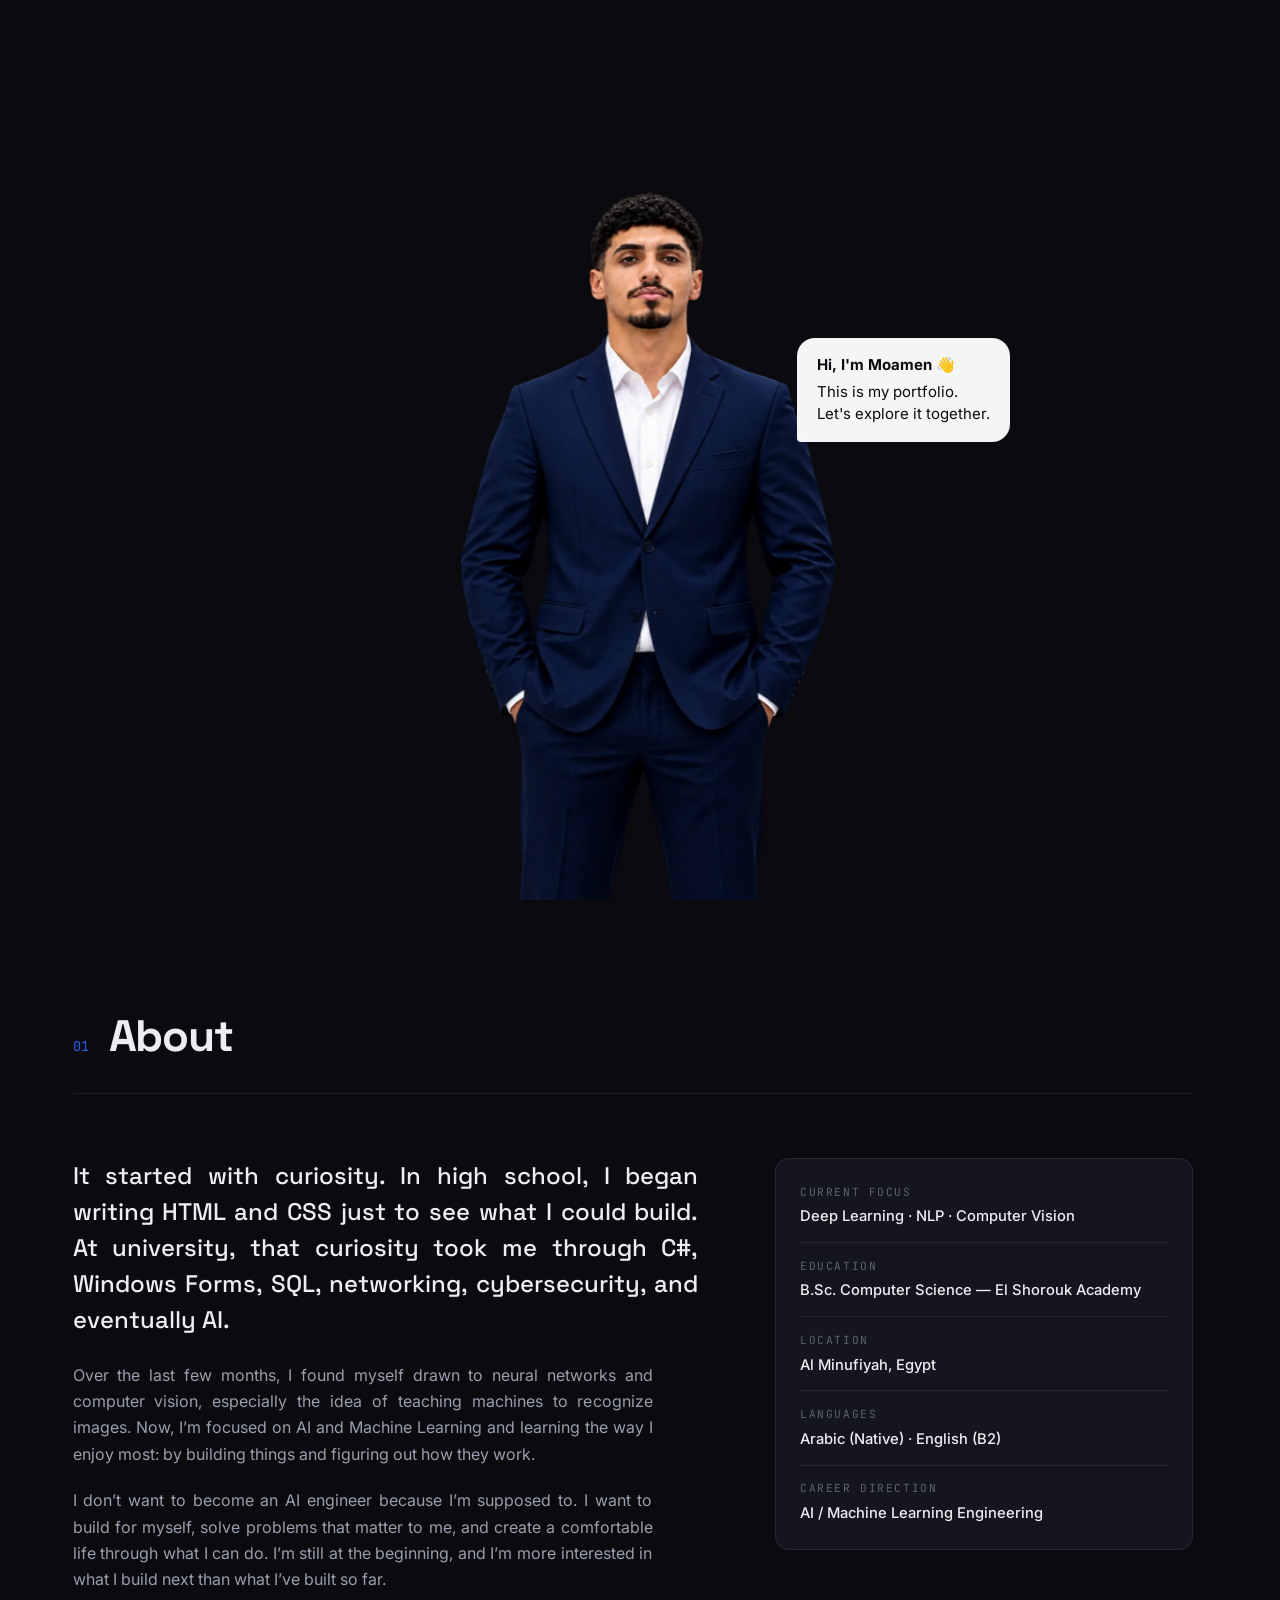
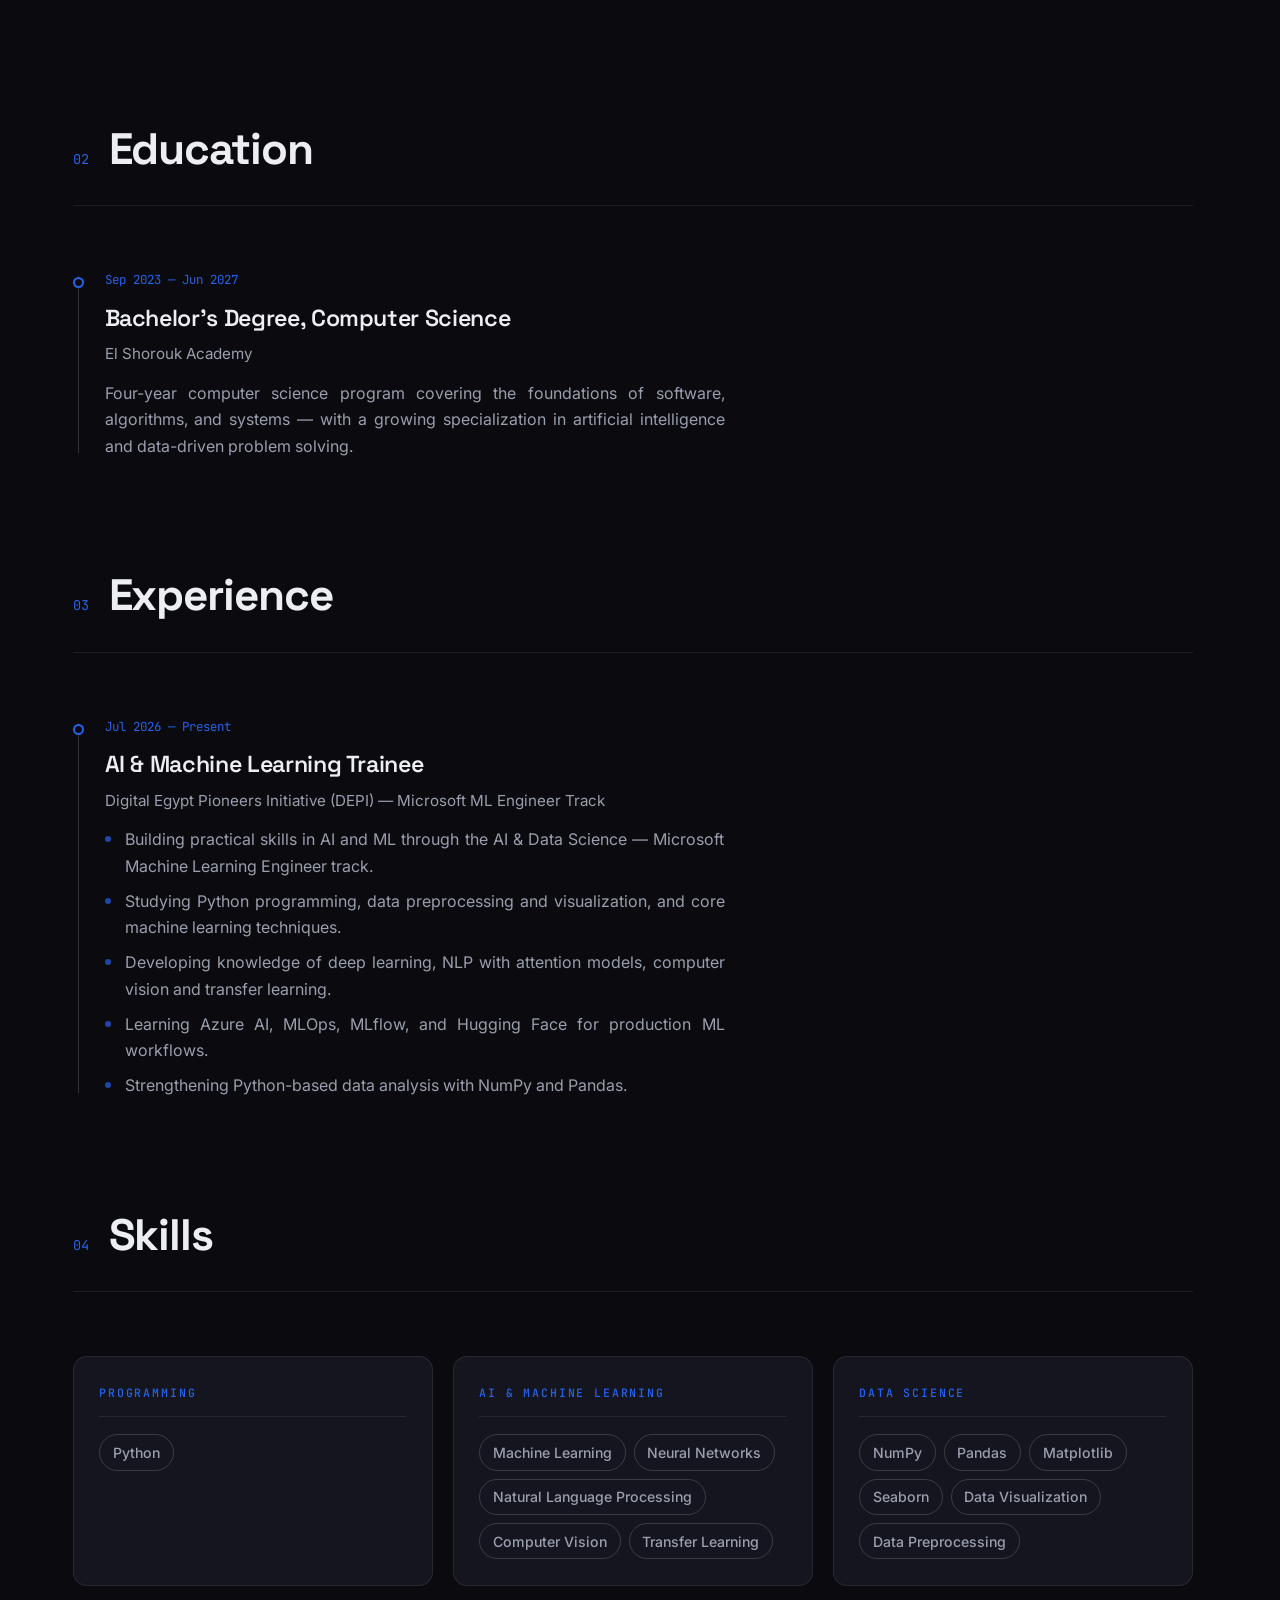
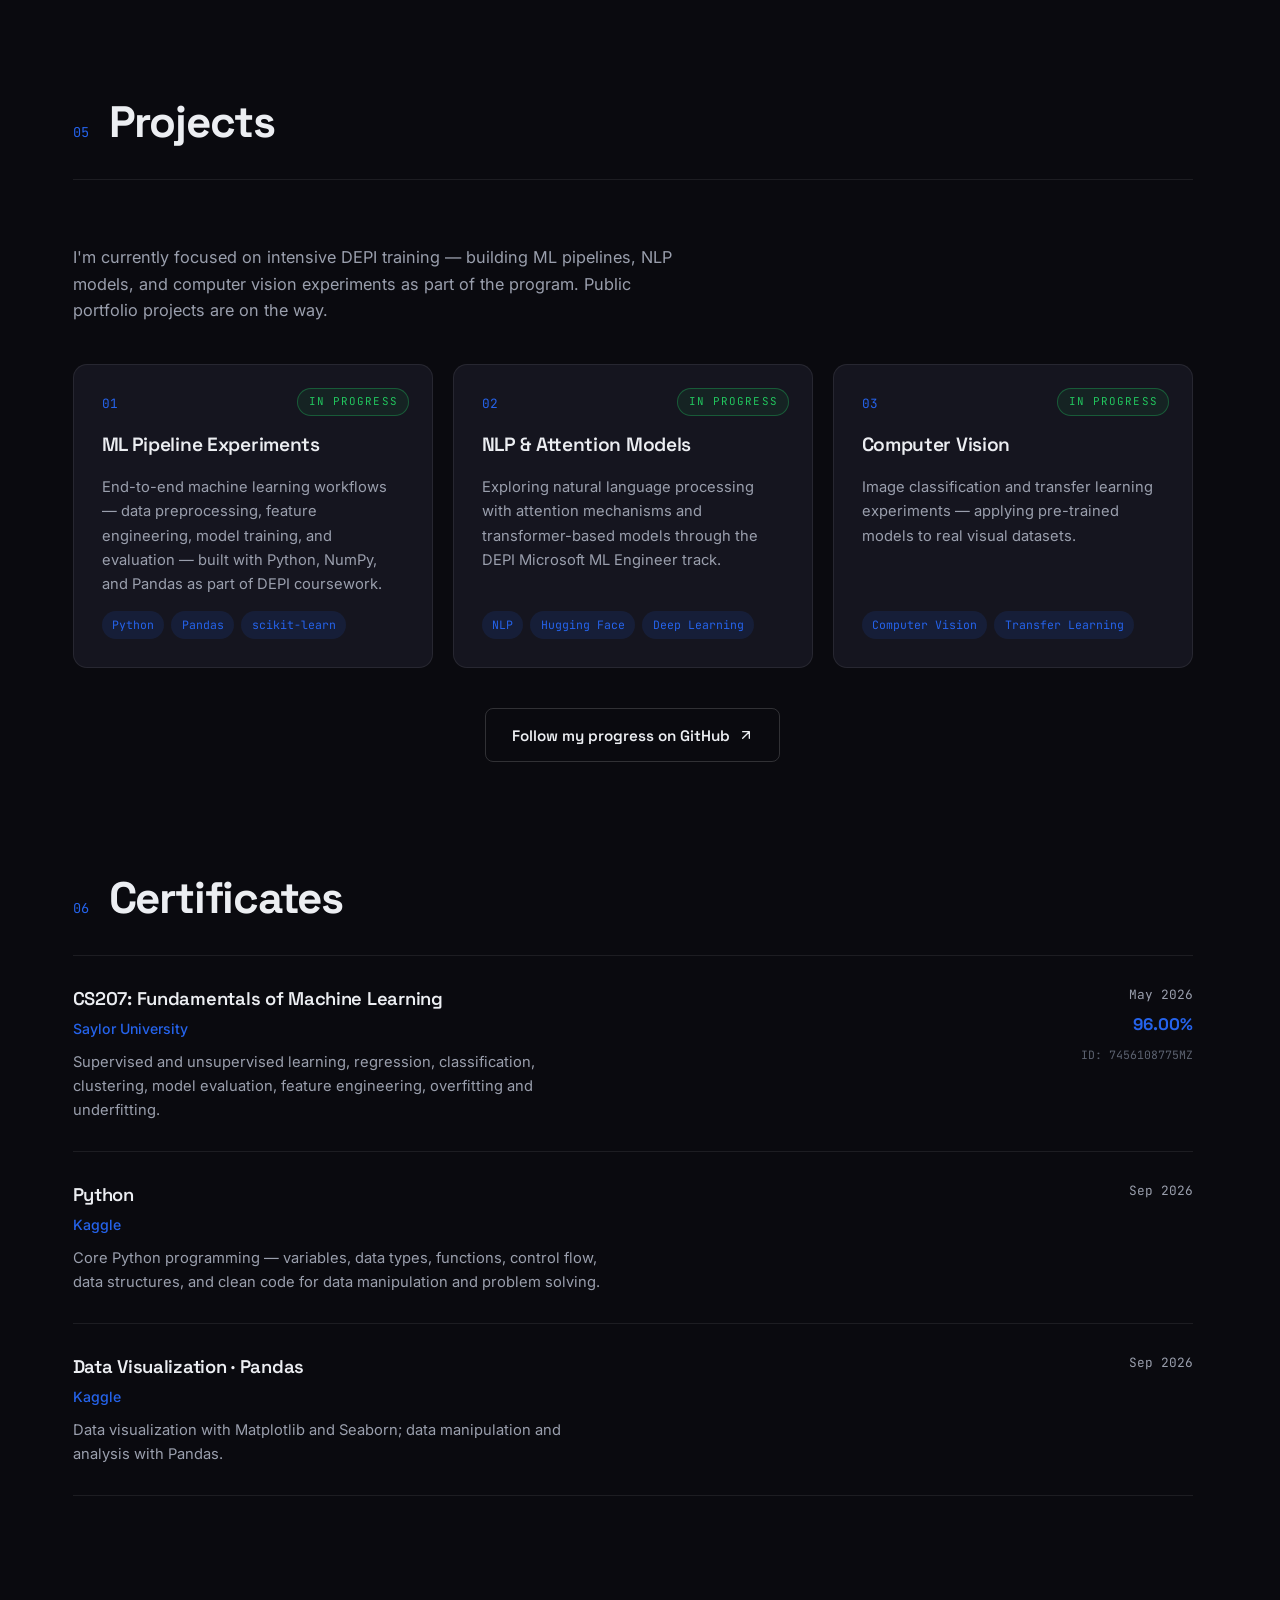
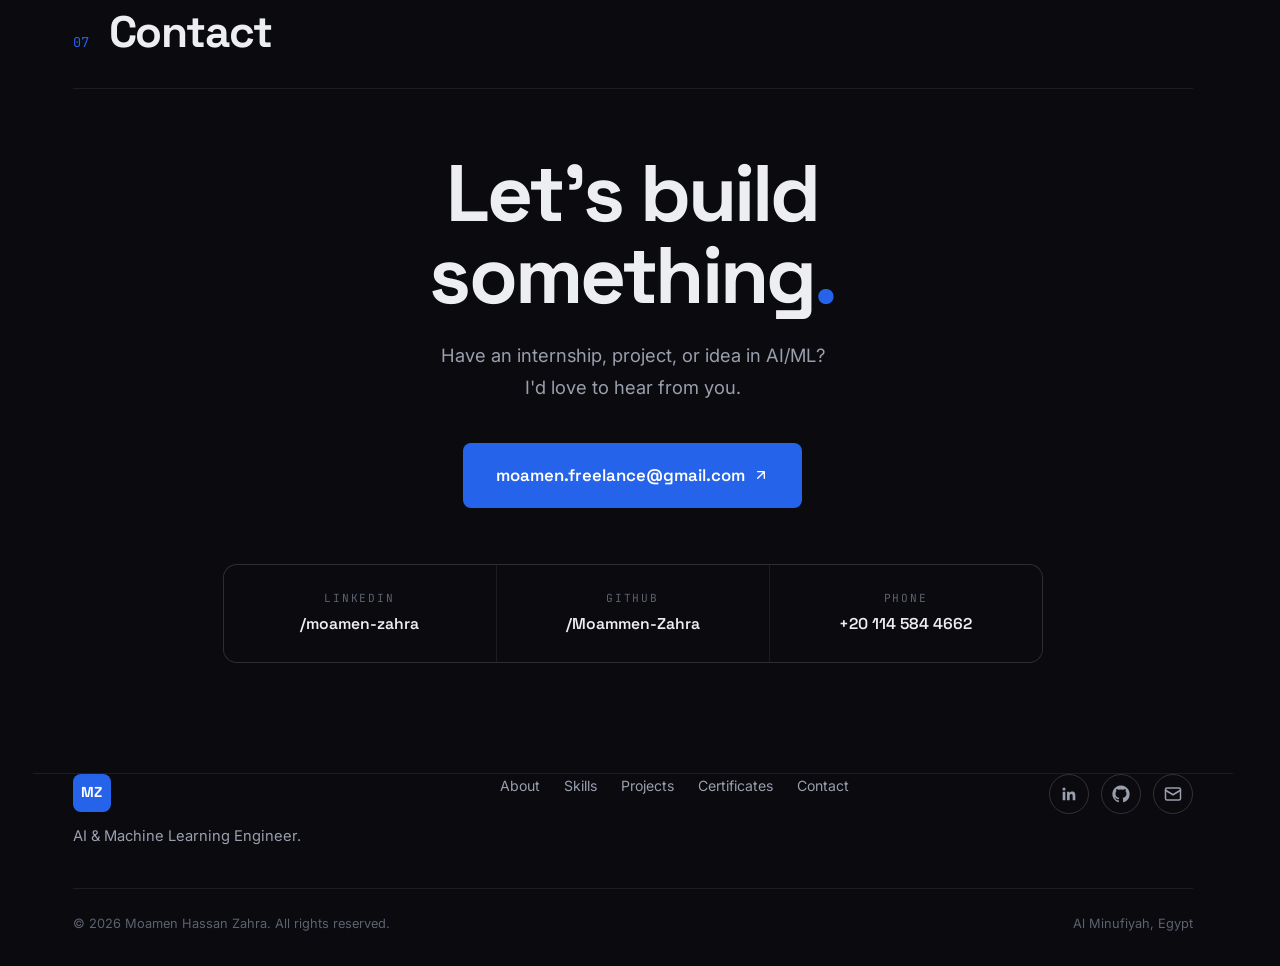
<file: index.html>
<!DOCTYPE html>
<html lang="en" data-theme="dark">
<head>
  <link
  rel="preload"
  as="image"
  href="assets/moamen-hero.webp"
  fetchpriority="high"
/>
  <meta charset="UTF-8" />
  <meta name="viewport" content="width=device-width, initial-scale=1.0" />
  <title>Moamen Zahra — AI & Machine Learning Engineer</title>
  <meta name="description" content="Moamen Zahra — AI & ML Trainee at DEPI, Computer Science student at El Shorouk Academy. Python, Machine Learning, Deep Learning, NLP, Computer Vision. Open to AI/ML internships." />
  <meta name="author" content="Moamen Hassan Zahra" />
  <link rel="canonical" href="https://moamenzahra.dev/" />
  <meta property="og:type" content="website" />
  <meta property="og:title" content="Moamen Zahra — AI & Machine Learning Engineer" />
  <meta property="og:description" content="Computer Science student and AI/ML Trainee building intelligent systems with Python, Machine Learning, and Deep Learning." />
  <meta property="og:image" content="assets/banner.jpg" />
  <meta property="og:url" content="https://moamenzahra.dev/" />
  <meta name="twitter:card" content="summary_large_image" />
  <meta name="twitter:title" content="Moamen Zahra — AI & Machine Learning Engineer" />
  <meta name="twitter:description" content="AI/ML Trainee at DEPI · Computer Science Student · Python · Machine Learning · NLP · Computer Vision" />
  <meta name="twitter:image" content="assets/banner.jpg" />
  <link rel="icon" type="image/svg+xml" href="data:image/svg+xml,%3Csvg xmlns='http://www.w3.org/2000/svg' viewBox='0 0 100 100'%3E%3Crect width='100' height='100' rx='20' fill='%230a0a0f'/%3E%3Ctext x='50' y='68' font-size='52' font-family='Arial' font-weight='bold' fill='%232563eb' text-anchor='middle'%3EMZ%3C/text%3E%3C/svg%3E" />
  <link rel="preconnect" href="https://fonts.googleapis.com" />
  <link rel="preconnect" href="https://fonts.gstatic.com" crossorigin />
  <link href="https://fonts.googleapis.com/css2?family=Space+Grotesk:wght@400;500;600;700&family=Inter:wght@400;500;600&family=JetBrains+Mono:wght@400;500&display=swap" rel="stylesheet" />
  <link rel="stylesheet" href="css/style.css" />
  <script type="application/ld+json">
  
  {
    "@context": "https://schema.org",
    "@type": "Person",
    "name": "Moamen Hassan Zahra",
    "alternateName": "Moamen Zahra",
    "jobTitle": "AI & Machine Learning Trainee",
    "description": "Computer Science student and AI/ML Trainee at DEPI, specializing in Python, Machine Learning, Deep Learning, NLP, and Computer Vision.",
    "url": "https://moamenzahra.dev/",
    "image": "assets/moamen-hero.jpg",
    "address": { "@type": "PostalAddress", "addressLocality": "Al Minufiyah", "addressCountry": "EG" },
    "email": "mailto:moamen.freelance@gmail.com",
    "alumniOf": { "@type": "CollegeOrUniversity", "name": "El Shorouk Academy" },
    "knowsAbout": ["Python", "Machine Learning", "Deep Learning", "Natural Language Processing", "Computer Vision", "Data Science", "NumPy", "Pandas", "Matplotlib", "Seaborn", "Azure AI", "MLOps"],
    "sameAs": [
      "https://www.linkedin.com/in/moamen-zahra",
      "https://github.com/Moammen-Zahra"
    ]
  }
  </script>
</head>
<body>

  <!-- Entrance -->
  <div class="entrance" id="entrance">
    <div class="entrance-content">

      <div class="entrance-person">
        <img
          src="assets/moamen-hero.webp"
          alt="Moamen Zahra"
          class="entrance-photo"
        />

        <div class="entrance-message">
          <span>Hi, I'm Moamen 👋</span>
          <span>This is my portfolio.</span>
          <span>Let's explore it together.</span>
        </div>
      </div>

    </div>
  </div>

  <a class="skip-link" href="#main">Skip to content</a>

  <!-- Navigation -->
  <header class="nav" id="nav">
    <div class="nav-inner">
      <a href="#top" class="nav-logo" aria-label="Moamen Zahra — home">
        <span class="nav-logo-mark">MZ</span>
        <span class="nav-logo-name">Moamen Zahra</span>
      </a>
      <nav class="nav-links" aria-label="Primary">
        <a href="#about" class="nav-link">About</a>
        <a href="#education" class="nav-link">Education</a>
        <a href="#experience" class="nav-link">Experience</a>
        <a href="#skills" class="nav-link">Skills</a>
        <a href="#projects" class="nav-link">Projects</a>
        <a href="#certificates" class="nav-link">Certificates</a>
        <a href="#contact" class="nav-link nav-link-cta">Contact</a>
      </nav>
      <div class="nav-actions">
        <a href="assets/Moamen-Zahra-CV.pdf" download class="btn btn-small btn-outline nav-cv">CV</a>
        <button class="theme-toggle" id="themeToggle" aria-label="Toggle color theme" title="Toggle theme">
          <svg class="icon-sun" width="18" height="18" viewBox="0 0 24 24" fill="none" stroke="currentColor" stroke-width="2" stroke-linecap="round"><circle cx="12" cy="12" r="4"/><path d="M12 2v2M12 20v2M4.93 4.93l1.41 1.41M17.66 17.66l1.41 1.41M2 12h2M20 12h2M6.34 17.66l-1.41 1.41M19.07 4.93l-1.41 1.41"/></svg>
          <svg class="icon-moon" width="18" height="18" viewBox="0 0 24 24" fill="none" stroke="currentColor" stroke-width="2" stroke-linecap="round" stroke-linejoin="round"><path d="M21 12.79A9 9 0 1 1 11.21 3 7 7 0 0 0 21 12.79z"/></svg>
        </button>
        <button class="menu-toggle" id="menuToggle" aria-label="Open menu" aria-expanded="false" aria-controls="mobileMenu">
          <span></span><span></span>
        </button>
      </div>
    </div>
  </header>

  <!-- Mobile menu -->
  <div class="mobile-menu" id="mobileMenu" aria-hidden="true">
    <nav class="mobile-menu-links" aria-label="Mobile">
      <a href="#about" class="mobile-link"><span class="mobile-num">01</span>About</a>
      <a href="#education" class="mobile-link"><span class="mobile-num">02</span>Education</a>
      <a href="#experience" class="mobile-link"><span class="mobile-num">03</span>Experience</a>
      <a href="#skills" class="mobile-link"><span class="mobile-num">04</span>Skills</a>
      <a href="#projects" class="mobile-link"><span class="mobile-num">05</span>Projects</a>
      <a href="#certificates" class="mobile-link"><span class="mobile-num">06</span>Certificates</a>
      <a href="#contact" class="mobile-link"><span class="mobile-num">07</span>Contact</a>
    </nav>
    <div class="mobile-menu-footer">
      <a href="assets/Moamen-Zahra-CV.pdf" download class="btn btn-outline">Download CV</a>
      <div class="mobile-menu-social">
        <a href="https://www.linkedin.com/in/moamen-zahra" target="_blank" rel="noopener">LinkedIn</a>
        <a href="https://github.com/Moammen-Zahra" target="_blank" rel="noopener">GitHub</a>
      </div>
    </div>
  </div>

  <main id="main">
    <!-- Hero -->
    <section class="hero" id="top">
      <div class="hero-inner">
        <div class="hero-content">
          <div class="hero-status reveal">
            <span class="status-dot" aria-hidden="true"></span>
            Open to AI/ML internships
          </div>
          <h1 class="hero-title">
            <span class="hero-title-line reveal" id="animated-name"></span>
          </h1>          <p class="hero-role reveal">AI &amp; Machine Learning Trainee<br />Computer Science Student</p>
          <p class="hero-desc reveal" style="text-align: justify;">
            I build intelligent systems with Python — from data pipelines to neural networks.
            Currently training in Deep Learning, NLP, and Computer Vision through the DEPI
            Microsoft ML Engineer track.
          </p>
          <div class="hero-ctas reveal">
            <a href="#projects" class="btn btn-primary">
              View My Work
              <svg width="16" height="16" viewBox="0 0 24 24" fill="none" stroke="currentColor" stroke-width="2" stroke-linecap="round" stroke-linejoin="round"><path d="M5 12h14M12 5l7 7-7 7"/></svg>
            </a>
            <a href="#contact" class="btn btn-ghost">Get in Touch</a>
          </div>
          <div class="hero-meta reveal">
            <span style = "width : 300px">Al Minufiyah, Egypt</span>
            <span class="hero-meta-sep" aria-hidden="true"></span>
            <span style = "width : 400px">DEPI · Microsoft ML Track</span>
          </div>
        </div>
        <div class="hero-visual reveal">
          <div class="hero-photo-wrap">
            <img src="assets/moamen-hero.webp" alt="Moamen Zahra — AI and Machine Learning Engineer" class="hero-photo" width="800" height="884" fetchpriority="high" />
            <div class="hero-photo-frame" aria-hidden="true"></div>
          </div>
        </div>
      </div>
      <a href="#about" class="scroll-indicator" aria-label="Scroll to about section">
        <span class="scroll-indicator-line" aria-hidden="true"></span>
        <span class="scroll-indicator-text">Scroll</span>
      </a>
    </section>

    <!-- About -->
    <section class="section" id="about">
      <div class="section-header reveal">
        <span class="section-num">01</span>
        <h2 class="section-title">About</h2>
      </div>
      <div class="about-grid">
        <div class="about-text reveal" style="text-align: justify;">
          <p class="about-lead">
It started with curiosity. In high school, I began writing HTML and CSS just to see what I could build. At university, that curiosity took me through C#, Windows Forms, SQL, networking, cybersecurity, and eventually AI.          </p>
          <p>
Over the last few months, I found myself drawn to neural networks and computer vision, especially the idea of teaching machines to recognize images. Now, I’m focused on AI and Machine Learning and learning the way I enjoy most: by building things and figuring out how they work.
          </p>
          <p>
I don’t want to become an AI engineer because I’m supposed to. I want to build for myself, solve problems that matter to me, and create a comfortable life through what I can do. I’m still at the beginning, and I’m more interested in what I build next than what I’ve built so far.
          </p>
        </div>
        <div class="about-side reveal">

          <dl class="snapshot">
            <div class="snapshot-row">
              <dt>Current Focus</dt>
              <dd>Deep Learning · NLP · Computer Vision</dd>
            </div>
            <div class="snapshot-row">
              <dt>Education</dt>
              <dd>B.Sc. Computer Science — El Shorouk Academy</dd>
            </div>
            <div class="snapshot-row">
              <dt>Location</dt>
              <dd>Al Minufiyah, Egypt</dd>
            </div>
            <div class="snapshot-row">
              <dt>Languages</dt>
              <dd>Arabic (Native) · English (B2)</dd>
            </div>
            <div class="snapshot-row">
              <dt>Career Direction</dt>
              <dd>AI / Machine Learning Engineering</dd>
            </div>
          </dl>
        </div>
      </div>
    </section>

    <!-- Education -->
    <section class="section" id="education">
      <div class="section-header reveal">
        <span class="section-num">02</span>
        <h2 class="section-title">Education</h2>
      </div>
      <div class="timeline">
        <article class="timeline-item reveal">
          <div class="timeline-marker" aria-hidden="true"></div>
          <div class="timeline-content">
            <span class="timeline-date">Sep 2023 — Jun 2027</span>
            <h3 class="timeline-title">Bachelor's Degree, Computer Science</h3>
            <p class="timeline-org">El Shorouk Academy</p>
            <p class="timeline-desc" style="text-align: justify;">
              Four-year computer science program covering the foundations of software,
              algorithms, and systems — with a growing specialization in artificial
              intelligence and data-driven problem solving.
            </p>
          </div>
        </article>
      </div>
    </section>

    <!-- Experience -->
    <section class="section" id="experience">
      <div class="section-header reveal">
        <span class="section-num">03</span>
        <h2 class="section-title">Experience</h2>
      </div>
      <div class="timeline" style="text-align: justify;">
        <article class="timeline-item reveal">
          <div class="timeline-marker" aria-hidden="true"></div>
          <div class="timeline-content">
            <span class="timeline-date">Jul 2026 — Present</span>
            <h3 class="timeline-title">AI &amp; Machine Learning Trainee</h3>
            <p class="timeline-org">Digital Egypt Pioneers Initiative (DEPI) — Microsoft ML Engineer Track</p>
            <ul class="timeline-list">
              <li>Building practical skills in AI and ML through the AI &amp; Data Science — Microsoft Machine Learning Engineer track.</li>
              <li>Studying Python programming, data preprocessing and visualization, and core machine learning techniques.</li>
              <li>Developing knowledge of deep learning, NLP with attention models, computer vision and transfer learning.</li>
              <li>Learning Azure AI, MLOps, MLflow, and Hugging Face for production ML workflows.</li>
              <li>Strengthening Python-based data analysis with NumPy and Pandas.</li>
            </ul>
          </div>
        </article>
      </div>
    </section>

    <!-- Skills -->
    <section class="section" id="skills">
      <div class="section-header reveal" >
        <span class="section-num">04</span>
        <h2 class="section-title">Skills</h2>
      </div>
      <div class="skills-grid">
        <div class="skill-group reveal">
          <h3 class="skill-cat">Programming</h3>
          <ul class="skill-list">
            <li>Python</li>
          </ul>
        </div>
        <div class="skill-group reveal">
          <h3 class="skill-cat">AI &amp; Machine Learning</h3>
          <ul class="skill-list">
            <li>Machine Learning</li>
            <li>Neural Networks</li>
            <li>Natural Language Processing</li>
            <li>Computer Vision</li>
            <li>Transfer Learning</li>
          </ul>
        </div>
        <div class="skill-group reveal">
          <h3 class="skill-cat">Data Science</h3>
          <ul class="skill-list">
            <li>NumPy</li>
            <li>Pandas</li>
            <li>Matplotlib</li>
            <li>Seaborn</li>
            <li>Data Visualization</li>
            <li>Data Preprocessing</li>
          </ul>
        </div>
      </div>
    </section>

    <!-- Projects -->
    <section class="section" id="projects">
      <div class="section-header reveal">
        <span class="section-num">05</span>
        <h2 class="section-title">Projects</h2>
      </div>
      <div class="projects-note reveal">
        <p>
          I'm currently focused on intensive DEPI training — building ML pipelines,
          NLP models, and computer vision experiments as part of the program. Public
          portfolio projects are on the way.
        </p>
      </div>
      <div class="building-grid" >
        <article class="building-card reveal">
          <span class="building-num">01</span>
          <h3 class="building-title">ML Pipeline Experiments</h3>
          <p class="building-desc">
            End-to-end machine learning workflows — data preprocessing, feature
            engineering, model training, and evaluation — built with Python, NumPy,
            and Pandas as part of DEPI coursework.
          </p>
          <div class="building-tags">
            <span>Python</span><span>Pandas</span><span>scikit-learn</span>
          </div>
          <span class="building-badge">In Progress</span>
        </article>
        <article class="building-card reveal">
          <span class="building-num">02</span>
          <h3 class="building-title">NLP &amp; Attention Models</h3>
          <p class="building-desc">
            Exploring natural language processing with attention mechanisms and
            transformer-based models through the DEPI Microsoft ML Engineer track.
          </p>
          <div class="building-tags">
            <span>NLP</span><span>Hugging Face</span><span>Deep Learning</span>
          </div>
          <span class="building-badge">In Progress</span>
        </article>
        <article class="building-card reveal">
          <span class="building-num">03</span>
          <h3 class="building-title">Computer Vision</h3>
          <p class="building-desc">
            Image classification and transfer learning experiments — applying
            pre-trained models to real visual datasets.
          </p>
          <div class="building-tags">
            <span>Computer Vision</span><span>Transfer Learning</span>
          </div>
          <span class="building-badge">In Progress</span>
        </article>
      </div>
      <div class="projects-cta reveal">
        <a href="https://github.com/Moammen-Zahra" target="_blank" rel="noopener" class="btn btn-outline">
          Follow my progress on GitHub
          <svg width="16" height="16" viewBox="0 0 24 24" fill="none" stroke="currentColor" stroke-width="2" stroke-linecap="round" stroke-linejoin="round"><path d="M7 17L17 7M7 7h10v10"/></svg>
        </a>
      </div>
    </section>

    <!-- Certificates -->
    <section class="section" id="certificates">
      <div class="section-header reveal" style="margin-bottom: 0px;">
        <span class="section-num">06</span>
        <h2 class="section-title">Certificates</h2>
      </div>
      <div class="cert-list">
        <article class="cert-item reveal">
          <div class="cert-main">
            <h3 class="cert-name">CS207: Fundamentals of Machine Learning</h3>
            <p class="cert-org">Saylor University</p>
            <p class="cert-desc">
              Supervised and unsupervised learning, regression, classification, clustering,
              model evaluation, feature engineering, overfitting and underfitting.
            </p>
          </div>
          <div class="cert-side">
            <span class="cert-date">May 2026</span>
            <span class="cert-score">96.00%</span>
            <span class="cert-id">ID: 7456108775MZ</span>
          </div>
        </article>
        <article class="cert-item reveal">
          <div class="cert-main">
            <h3 class="cert-name">Python</h3>
            <p class="cert-org">Kaggle</p>
            <p class="cert-desc">
              Core Python programming — variables, data types, functions, control flow,
              data structures, and clean code for data manipulation and problem solving.
            </p>
          </div>
          <div class="cert-side">
            <span class="cert-date">Sep 2026</span>
          </div>
        </article>
        <article class="cert-item reveal">
          <div class="cert-main">
            <h3 class="cert-name">Data Visualization · Pandas</h3>
            <p class="cert-org"> Kaggle</p>
            <p class="cert-desc">
              Data visualization with Matplotlib and Seaborn; data manipulation and
              analysis with Pandas.
            </p>
          </div>
          <div class="cert-side">
            <span class="cert-date">Sep 2026</span>
          </div>
        </article>
      </div>
    </section>

    <!-- Contact -->
    <section class="section section-contact" id="contact" style="padding-bottom: 10px;">
      <div class="section-header reveal" >
        <span class="section-num">07</span>
        <h2 class="section-title">Contact</h2>
      </div>
      <div class="contact-inner">
        <h2 class="contact-headline reveal">
          Let's build<br />something<span class="accent">.</span>
        </h2>
        <p class="contact-sub reveal">
          Have an internship, project, or idea in AI/ML?<br />
          I'd love to hear from you.
        </p>
        <div class="contact-actions reveal">
          <a href="mailto:moamen.freelance@gmail.com" class="btn btn-primary btn-large">
            moamen.freelance@gmail.com
            <svg width="16" height="16" viewBox="0 0 24 24" fill="none" stroke="currentColor" stroke-width="2" stroke-linecap="round" stroke-linejoin="round"><path d="M7 17L17 7M7 7h10v10"/></svg>
          </a>
        </div>
        <div class="contact-links reveal">
          <a href="https://www.linkedin.com/in/moamen-zahra" target="_blank" rel="noopener" class="contact-link">
            <span class="contact-link-label">LinkedIn</span>
            <span class="contact-link-value">/moamen-zahra</span>
          </a>
          <a href="https://github.com/Moammen-Zahra" target="_blank" rel="noopener" class="contact-link">
            <span class="contact-link-label">GitHub</span>
            <span class="contact-link-value">/Moammen-Zahra</span>
          </a>
          <a href="tel:+201145844662" class="contact-link">
            <span class="contact-link-label">Phone</span>
            <span class="contact-link-value">+20 114 584 4662</span>
          </a>
        </div>
      </div>
    </section>
  </main>

  <!-- Footer -->
  <footer class="footer">
    <div class="footer-inner">
      <div class="footer-brand">
        <span class="footer-logo">MZ</span>
        <p class="footer-tagline">AI &amp; Machine Learning Engineer.</p>
      </div>
      <nav class="footer-nav" aria-label="Footer">
        <a href="#about">About</a>
        <a href="#skills">Skills</a>
        <a href="#projects">Projects</a>
        <a href="#certificates">Certificates</a>
        <a href="#contact">Contact</a>
      </nav>
      <div class="footer-social">
        <a href="https://www.linkedin.com/in/moamen-zahra" target="_blank" rel="noopener" aria-label="LinkedIn">
          <svg width="18" height="18" viewBox="0 0 24 24" fill="currentColor"><path d="M20.45 20.45h-3.55v-5.57c0-1.33-.03-3.04-1.85-3.04-1.86 0-2.14 1.45-2.14 2.94v5.67H9.36V9h3.41v1.56h.05c.47-.9 1.63-1.85 3.36-1.85 3.6 0 4.27 2.37 4.27 5.46v6.28zM5.34 7.43a2.06 2.06 0 1 1 0-4.12 2.06 2.06 0 0 1 0 4.12zM7.12 20.45H3.56V9h3.56v11.45z"/></svg>
        </a>
        <a href="https://github.com/Moammen-Zahra" target="_blank" rel="noopener" aria-label="GitHub">
          <svg width="18" height="18" viewBox="0 0 24 24" fill="currentColor"><path d="M12 .5C5.65.5.5 5.65.5 12c0 5.08 3.29 9.39 7.86 10.91.58.11.79-.25.79-.55 0-.27-.01-1.17-.02-2.12-3.2.7-3.88-1.36-3.88-1.36-.52-1.33-1.28-1.68-1.28-1.68-1.04-.71.08-.7.08-.7 1.15.08 1.76 1.18 1.76 1.18 1.03 1.76 2.69 1.25 3.35.96.1-.75.4-1.25.72-1.54-2.55-.29-5.24-1.28-5.24-5.69 0-1.26.45-2.28 1.18-3.09-.12-.29-.51-1.46.11-3.05 0 0 .96-.31 3.15 1.18a10.9 10.9 0 0 1 5.74 0c2.19-1.49 3.15-1.18 3.15-1.18.62 1.59.23 2.76.11 3.05.74.81 1.18 1.83 1.18 3.09 0 4.42-2.7 5.39-5.26 5.68.41.36.78 1.06.78 2.14 0 1.55-.01 2.79-.01 3.17 0 .31.21.67.8.55A11.51 11.51 0 0 0 23.5 12C23.5 5.65 18.35.5 12 .5z"/></svg>
        </a>
        <a href="mailto:moamen.freelance@gmail.com" aria-label="Email">
          <svg width="18" height="18" viewBox="0 0 24 24" fill="none" stroke="currentColor" stroke-width="2" stroke-linecap="round" stroke-linejoin="round"><rect x="2" y="4" width="20" height="16" rx="2"/><path d="m22 7-10 6L2 7"/></svg>
        </a>
      </div>
    </div>
    <div class="footer-bottom">
      <p>&copy; 2026 Moamen Hassan Zahra. All rights reserved.</p>
      <p class="footer-location">Al Minufiyah, Egypt</p>
    </div>
  </footer>

  <script src="js/main.js"></script>
</body>
</html>
</file>
<file: css/style.css>
/* ============================================
   MOAMEN ZAHRA — PORTFOLIO
   Dark editorial · Blue accent
   ============================================ */

/* ---------- Design tokens ---------- */
:root {
  --font-display: "Space Grotesk", system-ui, sans-serif;
  --font-body: "Inter", system-ui, sans-serif;
  --font-mono: "JetBrains Mono", ui-monospace, monospace;

  --bg: #0a0a0f;
  --bg-elev: #12121a;
  --bg-card: #15151f;
  --line: rgba(255, 255, 255, 0.08);
  --line-strong: rgba(255, 255, 255, 0.16);

  --text: #eceef2;
  --text-muted: #9a9fad;
  --text-faint: #5c6270;

  --accent: #2563eb;
  --accent-hover: #3b82f6;
  --accent-soft: rgba(37, 99, 235, 0.12);

  --radius: 14px;
  --radius-sm: 8px;

  --nav-h: 72px;
  --section-pad: clamp(5rem, 12vw, 9rem);
  --container: 1200px;

  --ease: cubic-bezier(0.22, 1, 0.36, 1);
  --dur: 0.45s;
}

[data-theme="light"] {
  --bg: #f7f8fa;
  --bg-elev: #ffffff;
  --bg-card: #ffffff;
  --line: rgba(10, 12, 20, 0.1);
  --line-strong: rgba(10, 12, 20, 0.2);
  --text: #12141c;
  --text-muted: #4b5160;
  --text-faint: #8a90a0;
  --accent: #1d4ed8;
  --accent-hover: #2563eb;
  --accent-soft: rgba(29, 78, 216, 0.08);
}

/* ---------- Reset / base ---------- */
*, *::before, *::after { box-sizing: border-box; margin: 0; padding: 0; }

html {
  scroll-behavior: smooth;
  scroll-padding-top: calc(var(--nav-h) + 16px);
  -webkit-text-size-adjust: 100%;
}

body {
  font-family: var(--font-body);
  background: var(--bg);
  color: var(--text);
  line-height: 1.65;
  font-size: 1rem;
  -webkit-font-smoothing: antialiased;
  overflow-x: hidden;
  transition: background 0.4s var(--ease), color 0.4s var(--ease);
}

img { max-width: 100%; height: auto; display: block; }
a { color: inherit; text-decoration: none; }
ul { list-style: none; }
button { font: inherit; cursor: pointer; background: none; border: none; color: inherit; }

::selection { background: var(--accent); color: #fff; }

:focus-visible {
  outline: 2px solid var(--accent);
  outline-offset: 3px;
  border-radius: 2px;
}

.skip-link {
  position: absolute;
  left: -9999px;
  top: 0;
  background: var(--accent);
  color: #fff;
  padding: 0.75rem 1.25rem;
  z-index: 200;
  border-radius: 0 0 var(--radius-sm) 0;
  font-weight: 600;
}
.skip-link:focus { left: 0; }
@font-face {
  font-family: "OCR A Std";
  src: url("fonts/OCRAStd.otf") format("opentype");
  font-weight: normal;
  font-style: normal;
}

/* ---------- Typography helpers ---------- */
.accent { color: var(--accent); }

/* ---------- Buttons ---------- */
.btn {
  display: inline-flex;
  align-items: center;
  gap: 0.5rem;
  font-family: var(--font-display);
  font-weight: 600;
  font-size: 0.95rem;
  padding: 0.85rem 1.6rem;
  border-radius: var(--radius-sm);
  border: 1px solid transparent;
  transition: transform var(--dur) var(--ease), background var(--dur) var(--ease),
              border-color var(--dur) var(--ease), color var(--dur) var(--ease),
              box-shadow var(--dur) var(--ease);
  will-change: transform;
}
.btn svg { transition: transform var(--dur) var(--ease); }
.btn:hover svg { transform: translateX(3px); }

.btn-primary {
  background: var(--accent);
  color: #fff;
}
.btn-primary:hover {
  background: var(--accent-hover);
  transform: translateY(-2px);
  box-shadow: 0 12px 32px -8px rgba(37, 99, 235, 0.5);
}

.btn-outline {
  border-color: var(--line-strong);
  color: var(--text);
}
.btn-outline:hover {
  border-color: var(--accent);
  color: var(--accent);
  transform: translateY(-2px);
}

.btn-ghost { color: var(--text-muted); }
.btn-ghost:hover { color: var(--text); }

.btn-small { padding: 0.45rem 1rem; font-size: 0.85rem; }
.btn-large { padding: 1.1rem 2rem; font-size: 1.05rem; }

/* ================================
   SMOOTH ENTRANCE
================================ */

.entrance {
  position: fixed;
  inset: 0;
  z-index: 99999;

  background: var(--bg, #0a0a0f);

  overflow: hidden;
  opacity: 1;

  transition:
    opacity 1.8s cubic-bezier(.22, 1, .36, 1),
    filter 1.8s cubic-bezier(.22, 1, .36, 1);

  display: flex;
  align-items: flex-end;
  justify-content: center;
}

/* Your portfolio is completely blurred underneath */

html.entrance-lock,
body.entrance-lock {
  overflow: hidden !important;

}

/* Keep the page at its real viewport size */
body {
  min-height: 100vh;
}
html {
  scrollbar-gutter: stable;
}
.entrance {
  position: fixed;
  inset: 0;
  width: 100%;
  height: 100%;
  z-index: 99999;
  overflow: hidden;
}

body.entrance-active > *:not(#entrance) {
  filter: blur(25px);
  transform: scale(1);
  opacity: 0.75;

  transition:
    filter 2s cubic-bezier(.22, 1, .36, 1),
    transform 2s cubic-bezier(.22, 1, .36, 1),
    opacity 2s cubic-bezier(.22, 1, .36, 1);
}

/* When entrance finishes */

body.entrance-finished > *:not(#entrance) {
  filter: blur(0);
  transform: scale(1);
  opacity: 1;
}

/* Person */

.entrance-content {
  position: relative;
  width: 100%;
  height: 100%;
}

.entrance-person {
  position: absolute;

  left: 50%;
  bottom: 0;

  width: min(560px, 70vw);
  height: min(720px, 88vh);

  transform: translate(-50%, 100%);

  animation:
    entrancePerson 2s cubic-bezier(.16, 1, .3, 1) forwards;
}

.entrance-photo {
  width: 100%;
  height: 100%;

  object-fit: contain;
  object-position: center bottom;

  display: block;
}

/* Message */

.entrance-message {
  position: absolute;

  top: 22%;
  left: 78%;

  width: max-content;
  max-width: 280px;

  padding: 16px 20px;

  background: rgba(255, 255, 255, .96);
  color: #0a0a0f;

  border-radius: 18px 18px 18px 4px;

  font-family: inherit;
  font-size: 15px;
  line-height: 1.5;

  opacity: 0;
  transform: translateY(15px) scale(.96);

  animation:
    entranceMessage 1s cubic-bezier(.22, 1, .36, 1) 2s forwards;
}

.entrance-message span {
  display: block;
}

.entrance-message span:first-child {
  font-weight: 700;
  margin-bottom: 4px;
}


/* ================================
   ANIMATIONS
================================ */

@keyframes entrancePerson {

  0% {
    transform: translate(-50%, 100%);
  }

  100% {
    transform: translate(-50%, 0);
  }

}

@keyframes entranceMessage {

  0% {
    opacity: 0;
    transform: translateY(15px) scale(.96);
  }

  100% {
    opacity: 1;
    transform: translateY(0) scale(1);
  }

}


/* ================================
   FINAL REVEAL
================================ */

.entrance.hide {
  opacity: 0;
  pointer-events: none;
}


/* Mobile */

@media (max-width: 700px) {

  .entrance-person {
    width: 95vw;
    height: 75vh;
  }

  .entrance-message {
    top: 18%;
    left: 65%;
    max-width: 220px;
    font-size: 13px;
    padding: 13px 15px;
  }

}
/* ---------- Navigation ---------- */
.nav {
  position: fixed;
  top: 0; left: 0; right: 0;
  z-index: 100;
  height: var(--nav-h);
  transition: background 0.4s var(--ease), border-color 0.4s var(--ease),
              height 0.4s var(--ease), backdrop-filter 0.4s var(--ease);
  border-bottom: 1px solid transparent;
}
.nav.scrolled {
  height: 60px;
  background: color-mix(in srgb, var(--bg) 82%, transparent);
  backdrop-filter: blur(14px);
  -webkit-backdrop-filter: blur(14px);
  border-bottom-color: var(--line);
}

.nav-inner {
  max-width: var(--container);
  margin: 0 auto;
  height: 100%;
  padding: 0 clamp(1.25rem, 4vw, 2.5rem);
  display: flex;
  align-items: center;
  justify-content: space-between;
  gap: 1rem;
}

.nav-logo {
  display: flex;
  align-items: center;
  gap: 0.65rem;
  font-family: var(--font-display);
  font-weight: 700;
}
.nav-logo-mark {
  display: grid;
  place-items: center;
  width: 34px; height: 34px;
  background: var(--accent);
  color: #fff;
  border-radius: var(--radius-sm);
  font-size: 0.85rem;
  letter-spacing: 0.5px;
}
.nav-logo-name { font-size: 1rem; letter-spacing: -0.01em; }

.nav-links {
  display: flex;
  align-items: center;
  gap: clamp(1rem, 2.5vw, 2rem);
}
.nav-link {
  font-size: 0.9rem;
  font-weight: 500;
  color: var(--text-muted);
  position: relative;
  padding: 0.25rem 0;
  transition: color 0.3s var(--ease);
}
.nav-link::after {
  content: "";
  position: absolute;
  left: 0; bottom: -2px;
  width: 100%; height: 2px;
  background: var(--accent);
  transform: scaleX(0);
  transform-origin: right;
  transition: transform 0.35s var(--ease);
}
.nav-link:hover, .nav-link.active { color: var(--text); }
.nav-link:hover::after, .nav-link.active::after {
  transform: scaleX(1);
  transform-origin: left;
}
.nav-link-cta { color: var(--text); font-weight: 600; }

.nav-actions { display: flex; align-items: center; gap: 0.75rem; }

.theme-toggle {
  display: grid;
  place-items: center;
  width: 38px; height: 38px;
  border-radius: 50%;
  border: 1px solid var(--line-strong);
  color: var(--text-muted);
  transition: color 0.3s var(--ease), border-color 0.3s var(--ease),
              transform 0.3s var(--ease);
}
.theme-toggle:hover { color: var(--accent); border-color: var(--accent); transform: rotate(15deg); }
.icon-moon { display: none; }
[data-theme="light"] .icon-sun { display: none; }
[data-theme="light"] .icon-moon { display: block; }

.menu-toggle {
  display: none;
  flex-direction: column;
  justify-content: center;
  gap: 6px;
  width: 40px; height: 40px;
  padding: 8px;
}
.menu-toggle span {
  display: block;
  height: 2px;
  width: 100%;
  background: var(--text);
  border-radius: 2px;
  transition: transform 0.35s var(--ease), opacity 0.35s var(--ease);
}
.menu-toggle[aria-expanded="true"] span:first-child { transform: translateY(4px) rotate(45deg); }
.menu-toggle[aria-expanded="true"] span:last-child { transform: translateY(-4px) rotate(-45deg); }

/* ---------- Mobile menu ---------- */
.mobile-menu {
  position: fixed;
  inset: 0;
  z-index: 90;
  background: var(--bg);
  display: flex;
  flex-direction: column;
  justify-content: center;
  padding: calc(var(--nav-h) + 2rem) clamp(1.5rem, 6vw, 3rem) 2.5rem;
  opacity: 0;
  visibility: hidden;
  transition: opacity 0.4s var(--ease), visibility 0.4s var(--ease);
}
.mobile-menu.open { opacity: 1; visibility: visible; }

.mobile-menu-links { display: flex; flex-direction: column; gap: 0.35rem; }
.mobile-link {
  display: flex;
  align-items: baseline;
  gap: 1rem;
  font-family: var(--font-display);
  font-size: clamp(1.75rem, 7vw, 2.5rem);
  font-weight: 600;
  padding: 0.55rem 0;
  border-bottom: 1px solid var(--line);
  transform: translateY(24px);
  opacity: 0;
  transition: transform 0.5s var(--ease), opacity 0.5s var(--ease), color 0.3s var(--ease);
}
.mobile-menu.open .mobile-link { transform: translateY(0); opacity: 1; }
.mobile-menu.open .mobile-link:nth-child(1) { transition-delay: 0.06s; }
.mobile-menu.open .mobile-link:nth-child(2) { transition-delay: 0.1s; }
.mobile-menu.open .mobile-link:nth-child(3) { transition-delay: 0.14s; }
.mobile-menu.open .mobile-link:nth-child(4) { transition-delay: 0.18s; }
.mobile-menu.open .mobile-link:nth-child(5) { transition-delay: 0.22s; }
.mobile-menu.open .mobile-link:nth-child(6) { transition-delay: 0.26s; }
.mobile-menu.open .mobile-link:nth-child(7) { transition-delay: 0.3s; }
.mobile-link:hover { color: var(--accent); }
.mobile-num {
  font-family: var(--font-mono);
  font-size: 0.8rem;
  color: var(--accent);
}

.mobile-menu-footer {
  margin-top: 2.5rem;
  display: flex;
  flex-direction: column;
  gap: 1.25rem;
}
.mobile-menu-social { display: flex; gap: 1.5rem; }
.mobile-menu-social a {
  font-family: var(--font-mono);
  font-size: 0.85rem;
  color: var(--text-muted);
  transition: color 0.3s var(--ease);
}
.mobile-menu-social a:hover { color: var(--accent); }

/* ---------- Hero ---------- */
.hero {
  min-height: 100svh;
  display: flex;
  flex-direction: column;
  justify-content: center;
  position: relative;
  padding: calc(var(--nav-h) + 3rem) clamp(1.25rem, 4vw, 2.5rem) 4rem;
  max-width: var(--container);
  margin: 0 auto;
}

.hero-inner {
  display: grid;
  grid-template-columns: 1.15fr 0.85fr;
  align-items: center;
  gap: clamp(2rem, 6vw, 5rem);
}

.hero-status {
  display: inline-flex;
  align-items: center;
  gap: 0.55rem;
  font-family: var(--font-mono);
  font-size: 0.78rem;
  color: var(--text-muted);
  border: 1px solid var(--line-strong);
  border-radius: 999px;
  padding: 0.4rem 0.95rem;
  margin-bottom: 1.75rem;
  width: fit-content;
}
.status-dot {
  width: 8px; height: 8px;
  border-radius: 50%;
  background: #22c55e;
  box-shadow: 0 0 0 0 rgba(34, 197, 94, 0.5);
  animation: pulse 2.4s infinite;
}
@keyframes pulse {
  0% { box-shadow: 0 0 0 0 rgba(34, 197, 94, 0.45); }
  70% { box-shadow: 0 0 0 9px rgba(34, 197, 94, 0); }
  100% { box-shadow: 0 0 0 0 rgba(34, 197, 94, 0); }
}

.hero-title {
  font-family: var(--font-display);
  font-size: clamp(3.2rem, 9.5vw, 6.5rem);
  font-weight: 700;
  line-height: 0.98;
  letter-spacing: -0.035em;
  margin-bottom: 1.25rem;
}
.hero-title-line { display: block; }

.hero-role {
  font-family: var(--font-display);
  font-size: clamp(1.05rem, 2.4vw, 1.4rem);
  font-weight: 500;
  color: var(--text-muted);
  line-height: 1.45;
  margin-bottom: 1.25rem;
}

.hero-desc {
  color: var(--text-muted);
  max-width: 46ch;
  margin-bottom: 2rem;
}

.hero-ctas { display: flex; flex-wrap: wrap; gap: 0.9rem; margin-bottom: 2rem; }

.hero-meta {
  display: flex;
  align-items: center;
  gap: 1rem;
  font-family: var(--font-mono);
  font-size: 0.78rem;
  color: var(--text-faint);
}
.hero-meta-sep { width: 32px; height: 1px; background: var(--line-strong); }

/* Hero photo */
.hero-visual { position: relative; }
.hero-photo-wrap {
  position: relative;
  border-radius: var(--radius);
  overflow: hidden;
  aspect-ratio: 4 / 4.4;
  max-width: 420px;
  margin-left: auto;
}
.hero-photo-wrap { position: relative; width: 100%; height: 100%; overflow: visible; flex-shrink: 0; } .hero-photo { width: 100%; height: 100%; object-fit: contain; object-position: center bottom; transform: scale(1.25); transform-origin: center bottom; filter: saturate(0.92); transition: transform 0.8s var(--ease), filter 0.8s var(--ease); display: block; } .hero-photo-wrap:hover .hero-photo { transform: scale(1.28); filter: saturate(1); } .hero-photo-frame { position: absolute; inset: 0; border-radius: var(--radius); border-bottom: 3px solid var(--line); pointer-events: none; } /* webp has transparency — remove the overlay */ .hero-photo-wrap::after { display: none; } [data-theme="light"] .hero-photo-wrap::after { display: none; }
/* Scroll indicator */
.scroll-indicator {
  position: absolute;
  bottom: 2rem;
  left: clamp(1.25rem, 4vw, 2.5rem);
  display: flex;
  align-items: center;
  gap: 0.75rem;
  color: var(--text-faint);
  transition: color 0.3s var(--ease);
}
.scroll-indicator:hover { color: var(--accent); }
.scroll-indicator-line {
  width: 48px; height: 1px;
  background: currentColor;
  position: relative;
  overflow: hidden;
}
.scroll-indicator-line::after {
  content: "";
  position: absolute;
  inset: 0;
  background: var(--accent);
  transform: translateX(-100%);
  animation: scrollLine 2.2s var(--ease) infinite;
}
@keyframes scrollLine {
  0% { transform: translateX(-100%); }
  55% { transform: translateX(0); }
  100% { transform: translateX(100%); }
}
.scroll-indicator-text {
  font-family: var(--font-mono);
  font-size: 0.72rem;
  text-transform: uppercase;
  letter-spacing: 0.18em;
}
/* ---------- Sections ---------- */
.section {
  max-width: var(--container);
  margin: 100px auto;
  padding: 0rem clamp(1.25rem, 4vw, 2.5rem) 0;
}

.section-header {
  display: flex;
  align-items: baseline;
  gap: 1.25rem;
  margin-bottom: clamp(2.5rem, 6vw, 4rem);
  padding-bottom: 1.25rem;
  border-bottom: 1px solid var(--line);
}
.section-num {
  font-family: var(--font-mono);
  font-size: 0.85rem;
  color: var(--accent);
}
.section-title {
  font-family: var(--font-display);
  font-size: clamp(1.9rem, 4.5vw, 2.75rem);
  font-weight: 700;
  letter-spacing: -0.025em;
}

/* ---------- About ---------- */
.about-grid {
  display: grid;
  grid-template-columns: 1.2fr 0.8fr;
  gap: clamp(2.5rem, 6vw, 5rem);
  align-items: start;
}

.about-lead {
  font-family: var(--font-display);
  font-size: clamp(1.2rem, 2.6vw, 1.5rem);
  font-weight: 500;
  line-height: 1.5;
  margin-bottom: 1.5rem;
}
.about-text p:not(.about-lead) {
  color: var(--text-muted);
  margin-bottom: 1.25rem;
  max-width: 58ch;
}

.about-side { display: flex; flex-direction: column; gap: 1.75rem; }
.about-photo {
  border-radius: var(--radius);
  overflow: hidden;
  border: 1px solid var(--line);
}
.about-photo img { filter: saturate(0.92); transition: transform 0.8s var(--ease), filter 0.8s var(--ease); }
.about-photo:hover img { transform: scale(1.02); filter: saturate(1); }

.snapshot {
  border: 1px solid var(--line);
  border-radius: var(--radius);
  background: var(--bg-card);
  padding: 1.5rem;
  display: flex;
  flex-direction: column;
}
.snapshot-row {
  display: flex;
  flex-direction: column;
  gap: 0.2rem;
  padding: 0.85rem 0;
  border-bottom: 1px solid var(--line);
}
.snapshot-row:first-child { padding-top: 0; }
.snapshot-row:last-child { border-bottom: none; padding-bottom: 0; }
.snapshot dt {
  font-family: var(--font-mono);
  font-size: 0.7rem;
  text-transform: uppercase;
  letter-spacing: 0.14em;
  color: var(--text-faint);
}
.snapshot dd {
  font-size: 0.92rem;
  font-weight: 500;
}

/* ---------- Timeline (Education / Experience) ---------- */
.timeline {
  position: relative;
  padding-left: 2rem;
}
.timeline::before {
  content: "";
  position: absolute;
  left: 5px; top: 6px; bottom: 6px;
  width: 1px;
  background: var(--line-strong);
}
.timeline-item { position: relative; padding-bottom: 3rem; }
.timeline-item:last-child { padding-bottom: 0; }
.timeline-marker {
  position: absolute;
  left: -2rem; top: 7px;
  width: 11px; height: 11px;
  border-radius: 50%;
  background: var(--bg);
  border: 2px solid var(--accent);
}
.timeline-date {
  font-family: var(--font-mono);
  font-size: 0.78rem;
  color: var(--accent);
  display: block;
  margin-bottom: 0.5rem;
}
.timeline-title {
  font-family: var(--font-display);
  font-size: clamp(1.15rem, 2.6vw, 1.45rem);
  font-weight: 600;
  letter-spacing: -0.015em;
  margin-bottom: 0.25rem;
}
.timeline-org {
  color: var(--text-muted);
  font-size: 0.95rem;
  margin-bottom: 0.85rem;
}
.timeline-desc { color: var(--text-muted); max-width: 62ch; }
.timeline-list {
  display: flex;
  flex-direction: column;
  gap: 0.55rem;
  color: var(--text-muted);
  max-width: 62ch;
}
.timeline-list li {
  position: relative;
  padding-left: 1.25rem;
}
.timeline-list li::before {
  content: "";
  position: absolute;
  left: 0; top: 0.62em;
  width: 6px; height: 6px;
  border-radius: 50%;
  background: var(--accent);
  opacity: 0.7;
}

/* ---------- Skills ---------- */
.skills-grid {
  display: grid;
  grid-template-columns: repeat(auto-fit, minmax(230px, 1fr));
  gap: 1.25rem;
}
.skill-group {
  border: 1px solid var(--line);
  border-radius: var(--radius);
  background: var(--bg-card);
  padding: 1.6rem;
  transition: border-color 0.35s var(--ease), transform 0.35s var(--ease);
}
.skill-group:hover {
  border-color: var(--accent);
  transform: translateY(-4px);
}
.skill-cat {
  font-family: var(--font-mono);
  font-size: 0.72rem;
  font-weight: 500;
  text-transform: uppercase;
  letter-spacing: 0.16em;
  color: var(--accent);
  margin-bottom: 1.1rem;
  padding-bottom: 0.85rem;
  border-bottom: 1px solid var(--line);
}
.skill-list { display: flex; flex-wrap: wrap; gap: 0.5rem; }
.skill-list li {
  font-size: 0.88rem;
  font-weight: 500;
  padding: 0.35rem 0.8rem;
  border: 1px solid var(--line-strong);
  border-radius: 999px;
  color: var(--text-muted);
  transition: color 0.3s var(--ease), border-color 0.3s var(--ease),
              background 0.3s var(--ease);
}
.skill-list li:hover {
  color: var(--accent);
  border-color: var(--accent);
  background: var(--accent-soft);
}

/* ---------- Projects ---------- */
.projects-note {
  max-width: 62ch;
  color: var(--text-muted);
  margin-bottom: 2.5rem;
  font-size: 1.02rem;
}

.building-grid {
  display: grid;
  grid-template-columns: repeat(auto-fit, minmax(280px, 1fr));
  gap: 1.25rem;
  margin-bottom: 2.5rem;
}
.building-card {
  position: relative;
  border: 1px solid var(--line);
  border-radius: var(--radius);
  background: var(--bg-card);
  padding: 1.75rem;
  display: flex;
  flex-direction: column;
  gap: 0.9rem;
  overflow: hidden;
  transition: border-color 0.35s var(--ease), transform 0.35s var(--ease);
}
.building-card:hover {
  border-color: var(--accent);
  transform: translateY(-5px);
}
.building-num {
  font-family: var(--font-mono);
  font-size: 0.8rem;
  color: var(--accent);
}
.building-title {
  font-family: var(--font-display);
  font-size: 1.2rem;
  font-weight: 600;
  letter-spacing: -0.015em;
}
.building-desc {
  color: var(--text-muted);
  font-size: 0.92rem;
  flex: 1;
}
.building-tags { display: flex; flex-wrap: wrap; gap: 0.45rem; }
.building-tags span {
  font-family: var(--font-mono);
  font-size: 0.72rem;
  padding: 0.28rem 0.65rem;
  border-radius: 999px;
  background: var(--accent-soft);
  color: var(--accent);
}
.building-badge {
  position: absolute;
  top: 1.4rem; right: 1.4rem;
  font-family: var(--font-mono);
  font-size: 0.68rem;
  text-transform: uppercase;
  letter-spacing: 0.1em;
  color: #22c55e;
  border: 1px solid rgba(34, 197, 94, 0.35);
  border-radius: 999px;
  padding: 0.25rem 0.65rem;
  background: rgba(34, 197, 94, 0.08);
}
.projects-cta { display: flex; justify-content: center; }

/* ---------- Certificates ---------- */
.cert-list {
  display: flex;
  flex-direction: column;
}
.cert-item {
  display: grid;
  grid-template-columns: 1fr auto;
  gap: 1.5rem;
  padding: 1.75rem 0;
  border-bottom: 1px solid var(--line);
  transition: background 0.3s var(--ease), padding 0.3s var(--ease);
}
.cert-item:hover { background: var(--bg-card); padding-left: 1rem; padding-right: 1rem; }
.cert-name {
  font-family: var(--font-display);
  font-size: 1.15rem;
  font-weight: 600;
  letter-spacing: -0.015em;
  margin-bottom: 0.2rem;
}
.cert-org {
  color: var(--accent);
  font-size: 0.88rem;
  font-weight: 500;
  margin-bottom: 0.6rem;
}
.cert-desc { color: var(--text-muted); font-size: 0.92rem; max-width: 60ch; }
.cert-side {
  display: flex;
  flex-direction: column;
  align-items: flex-end;
  gap: 0.4rem;
  text-align: right;
}
.cert-date {
  font-family: var(--font-mono);
  font-size: 0.8rem;
  color: var(--text-muted);
}
.cert-score {
  font-family: var(--font-display);
  font-weight: 700;
  font-size: 1.05rem;
  color: var(--accent);
}
.cert-id {
  font-family: var(--font-mono);
  font-size: 0.72rem;
  color: var(--text-faint);
}

/* ---------- Contact ---------- */
.section-contact { padding-bottom: var(--section-pad); }
.contact-inner { text-align: center; }
.contact-headline {
  font-family: var(--font-display);
  font-size: clamp(2.6rem, 8vw, 5rem);
  font-weight: 700;
  line-height: 1.02;
  letter-spacing: -0.035em;
  margin-bottom: 1.5rem;
}
.contact-sub {
  color: var(--text-muted);
  font-size: clamp(1rem, 2.2vw, 1.15rem);
  line-height: 1.7;
  margin-bottom: 2.5rem;
}
.contact-actions {
  display: flex;
  justify-content: center;
  margin-bottom: 3.5rem;
}
.contact-links {
  display: grid;
  grid-template-columns: repeat(auto-fit, minmax(200px, 1fr));
  gap: 1px;
  background: var(--line);
  border: 1px solid var(--line);
  border-radius: var(--radius);
  overflow: hidden;
  max-width: 820px;
  margin: 0 auto;
}
.contact-link {
  background: var(--bg);
  padding: 1.5rem 1.25rem;
  display: flex;
  flex-direction: column;
  gap: 0.3rem;
  transition: background 0.3s var(--ease);
}
.contact-link:hover { background: var(--bg-card); }
.contact-link-label {
  font-family: var(--font-mono);
  font-size: 0.7rem;
  text-transform: uppercase;
  letter-spacing: 0.16em;
  color: var(--text-faint);
}
.contact-link-value {
  font-family: var(--font-display);
  font-weight: 600;
  font-size: 0.98rem;
  transition: color 0.3s var(--ease);
}
.contact-link:hover .contact-link-value { color: var(--accent); }

/* ---------- Footer ---------- */
.footer {
  border-top: 1px solid var(--line);
  padding: 0rem clamp(1.25rem, 4vw, 2.5rem) 2rem;
  max-width: var(--container);
  margin: 0 auto;
}
.footer-inner {
  display: flex;
  flex-wrap: wrap;
  align-items: flex-start;
  justify-content: space-between;
  gap: 2rem;
  margin-bottom: 2.5rem;
}
.footer-brand { display: flex; flex-direction: column; gap: 0.75rem; }
.footer-logo {
  display: grid;
  place-items: center;
  width: 38px; height: 38px;
  background: var(--accent);
  color: #fff;
  border-radius: var(--radius-sm);
  font-family: var(--font-display);
  font-weight: 700;
  font-size: 0.9rem;
}
.footer-tagline { color: var(--text-muted); font-size: 0.92rem; max-width: 26ch; }
.footer-nav { display: flex; flex-wrap: wrap; gap: 1.5rem; }
.footer-nav a {
  font-size: 0.88rem;
  color: var(--text-muted);
  transition: color 0.3s var(--ease);
}
.footer-nav a:hover { color: var(--accent); }
.footer-social { display: flex; gap: 0.75rem; }
.footer-social a {
  display: grid;
  place-items: center;
  width: 40px; height: 40px;
  border: 1px solid var(--line-strong);
  border-radius: 50%;
  color: var(--text-muted);
  transition: color 0.3s var(--ease), border-color 0.3s var(--ease),
              transform 0.3s var(--ease);
}
.footer-social a:hover {
  color: var(--accent);
  border-color: var(--accent);
  transform: translateY(-3px);
}
.footer-bottom {
  display: flex;
  flex-wrap: wrap;
  justify-content: space-between;
  gap: 0.5rem;
  padding-top: 1.5rem;
  border-top: 1px solid var(--line);
  font-size: 0.8rem;
  color: var(--text-faint);
}

/* ---------- Reveal animations ---------- */
.reveal {
  opacity: 0;
  transform: translateY(28px);
  transition: opacity 0.7s var(--ease), transform 0.7s var(--ease);
}
.reveal.in { opacity: 1; transform: translateY(0); }

/* Stagger hero children */
.hero .reveal:nth-child(1) { transition-delay: 0.05s; }
.hero .reveal:nth-child(2) { transition-delay: 0.12s; }
.hero .reveal:nth-child(3) { transition-delay: 0.19s; }
.hero .reveal:nth-child(4) { transition-delay: 0.26s; }
.hero .reveal:nth-child(5) { transition-delay: 0.33s; }
.hero .reveal:nth-child(6) { transition-delay: 0.4s; }

/* ---------- Responsive ---------- */
@media (max-width: 900px) {
  .nav-links { display: none; }
  .menu-toggle { display: flex; }
  .nav-cv { display: none; }

  .hero-inner { grid-template-columns: 1fr; gap: 3rem; }
  .hero { padding-top: calc(var(--nav-h) + 2rem); }
  .hero-photo-wrap { margin: 0 auto; max-width: 340px; }
  .scroll-indicator { display: none; }

  .about-grid { grid-template-columns: 1fr; }
  .about-side { max-width: 480px; }

  .cert-item { grid-template-columns: 1fr; }
  .cert-side { flex-direction: row; align-items: center; flex-wrap: wrap; text-align: left; }
}

@media (max-width: 480px) {
  .hero-ctas .btn { width: 100%; justify-content: center; }
  .hero-meta { flex-wrap: wrap; }
  .contact-actions .btn { font-size: 0.9rem; padding: 1rem 1.4rem; }
  .footer-inner { flex-direction: column; }
}

/* ---------- Reduced motion ---------- */
@media (prefers-reduced-motion: reduce) {
  html { scroll-behavior: auto; }
  *, *::before, *::after {
    animation-duration: 0.01ms !important;
    animation-iteration-count: 1 !important;
    transition-duration: 0.01ms !important;
  }
  .reveal { opacity: 1; transform: none; }
}


#animated-name {
  display: block;
  width: 50%;
  min-height: 2.2em;
  line-height: 0.95;
}

#animated-name .name-line {
  display: block;
  height: 1em;
  line-height: 1;
}

.hero-inner {
  display: grid;
  grid-template-columns: minmax(0, 1fr) minmax(420px, 520px);
  align-items: center;
  column-gap: 5rem;
}

/* Lock the text column */
.hero-content {
  min-width: 0;
  width: 100%;
}

/* Lock the name area */
.hero-title {
  width: 100%;
  height: 2em;
  margin: 0;
  overflow: visible;
}

#animated-name {
  display: block;
  width: 100%;
  height: 2em;
  overflow: visible;
}

/* Keep each animated line independent */
#animated-name .name-line {
  display: block;
  width: max-content;
  height: 1em;
  line-height: 1;
}


/* Lock the image column */
.hero-visual {
  width: 100%;
  min-width: 420px;
  max-width: 520px;
  height: 620px;
  position: relative;
  flex-shrink: 0;
}

/* webp itself */
.hero-photo-wrap {
  position: relative;
  width: 100%;
  height: 100%;
  overflow: visible;
}

/* Transparent webp — can become visually bigger without
   changing the size of the column */
.hero-photo {
  display: block;
  width: 100%;
  height: 100%;
  object-fit: contain;
  object-position: center bottom;

  transform: scale(1);
  transform-origin: center bottom;

  filter: saturate(0.92);
  transition: transform 0.8s var(--ease),
              filter 0.8s var(--ease);
}

.hero-photo-wrap { position: relative; transition: transform 0.8s var(--ease); } /* Move the whole image + frame together */ .hero-photo-wrap:hover { transform: translateY(50px); } /* Make only the webp bigger */ .hero-photo-wrap:hover .hero-photo { transform: scale(1.24); filter: saturate(1); } /* Keep the frame at its normal size */ .hero-photo-frame { position: absolute; inset: 0; border-radius: var(--radius); border-bottom: 3px solid var(--line); pointer-events: none; } /* No overlay */ .hero-photo-wrap::after { display: none; } [data-theme="light"] .hero-photo-wrap::after { display: none; }

/* =========================================================
   COMPLETE MOBILE OPTIMIZATION
   Entrance + Hero + All Sections
   ========================================================= */

@media (max-width: 700px) {

  /* =======================================================
     GLOBAL MOBILE
     ======================================================= */

  html {
    overflow-x: hidden;
    scrollbar-gutter: auto;
  }

  body {
    width: 100%;
    overflow-x: hidden;
  }

  .section,
  .hero {
    width: 100%;
    max-width: 100%;
    box-sizing: border-box;
  }

  /* Prevent horizontal overflow from animations */
  * {
    max-width: 100%;
  }


  /* =======================================================
     NAVIGATION
     ======================================================= */

  .nav {
    height: 62px;
    padding-left: 1rem;
    padding-right: 1rem;
  }

  .nav-inner {
    width: 100%;
  }

  .nav-logo {
    font-size: 0.9rem;
  }


  /* =======================================================
     ENTRANCE
     ======================================================= */

  .entrance {
    position: fixed;
    inset: 0;
    width: 100%;
    height: 100svh;
    min-height: 100svh;
    overflow: hidden;
  }

  .entrance-content {
    position: relative;
    width: 100%;
    height: 100%;
  }

  .entrance-person {
    position: absolute;
    left: 50%;
    bottom: 0;

    width: min(94vw, 400px);
    height: min(68svh, 520px);

    transform: translate(-50%, 100%);

    animation:
      entrancePerson 1.5s cubic-bezier(.16, 1, .3, 1) forwards;
  }

  .entrance-photo {
    display: block;
    width: 100%;
    height: 100%;

    object-fit: contain;
    object-position: center bottom;
  }

  .entrance-message {
    position: absolute;

    top: -9%;
    left: 62%;
    max-width: 280px;
    transform: scale(0.75);
    padding: 13px 16px;
    font-size: 13px;
    line-height: 1.45;

    border-radius: 15px 15px 15px 4px;

    opacity: 0;

    transform:
      translateX(-50%)
      translateY(12px)
      scale(.96);

    animation:
      entranceMessage
      .8s
      cubic-bezier(.22, 1, .36, 1)
      1.5s
      forwards;
  }

  .entrance-message span {
    display: block;
  }

  .entrance-message span:first-child {
    margin-bottom: 3px;
  }


  /* =======================================================
     HERO
     ======================================================= */

  .hero {
    min-height: auto;

    padding-top: calc(var(--nav-h) + 1rem);
    padding-right: 0.85rem;
    padding-bottom: 3rem;
    padding-left: 0.85rem;

    display: flex;
    justify-content: center;
  }

  .hero-inner {
    width: 100%;
    max-width: 420px;

    margin: 0 auto;

    display: flex;
    flex-direction: column;

    align-items: center;
    justify-content: center;

    gap: 1.4rem;
  }

  /* HERO CONTENT */

  .hero-content {
    width: 100%;
    min-width: 0;

    display: flex;
    flex-direction: column;

    align-items: center;
    text-align: center;
  }

  .hero-status {
    margin-left: auto;
    margin-right: auto;
    margin-bottom: 0.9rem;

    font-size: 0.65rem;

    padding: 0.32rem 0.7rem;
  }

  /* NAME */

  .hero-title {
    width: 100%;
    height: auto;
    min-height: 0;

    margin: 0 0 0.75rem;

    text-align: center;

    font-size: clamp(2.5rem, 13vw, 3.6rem);
    line-height: 0.95;
  }

  #animated-name {
    width: 100%;
    height: auto;
    min-height: 1.9em;

    text-align: center;
  }

  #animated-name .name-line {
    width: max-content;
    max-width: 100%;

    margin: 0 auto;

    height: 1em;
    line-height: 1;
  }

  /* ROLE */

  .hero-role {
    width: 100%;
    max-width: 360px;

    margin: 0 auto 0.75rem;

    font-size: 0.92rem;
    line-height: 1.4;
  }

  /* DESCRIPTION */

  .hero-desc {
    width: 100%;
    max-width: 370px;

    margin: 0 auto 1.2rem;

    font-size: 0.84rem;
    line-height: 1.6;

    text-align: center !important;
  }

  /* BUTTONS */

  .hero-ctas {
    width: 100%;
    max-width: 360px;

    margin: 0 auto 1.2rem;

    display: flex;
    justify-content: center;

    gap: 0.55rem;
  }

  .hero-ctas .btn {
    flex: 1;

    min-height: 43px;

    padding:
      0.65rem
      0.75rem;

    font-size: 0.8rem;

    justify-content: center;
  }

  /* META */

  .hero-meta {
    width: 100%;

    display: flex;
    align-items: center;
    justify-content: center;

    flex-wrap: wrap;

    gap: 0.45rem;

    font-size: 0.6rem;

    text-align: center;
  }

  .hero-meta-sep {
    width: 14px;
  }

  /* HERO IMAGE */

  .hero-visual {
    width: 100%;

    min-width: 0;
    max-width: 350px;

    height: min(43svh, 360px);
    min-height: 220px;

    margin: 0 auto;
  }

  .hero-photo-wrap {
    width: 100%;
    height: 100%;

    max-width: 300px;

    margin: 0 auto;

    overflow: visible;
  }

  .hero-photo {
    width: 100%;
    height: 100%;

    object-fit: contain;
    object-position: center bottom;

    transform: scale(1.0);
    transform-origin: center bottom;
  }

  .hero-photo-wrap:hover {
    transform: none;
  }

  .hero-photo-wrap:hover .hero-photo {
    transform: scale(1.0);
  }

  /* No desktop-style scroll indicator on mobile */

  .scroll-indicator {
    display: none;
  }


  /* =======================================================
     SECTIONS — GLOBAL
     ======================================================= */

  .section {
    width: 100%;

    margin: 0 auto;

    padding:
      4.5rem
      0.85rem;

    box-sizing: border-box;
  }

  .section-header {
    width: 100%;

    display: flex;
    align-items: center;

    gap: 0.65rem;

    margin-bottom: 2rem;
  }

  .section-num {
    font-size: 0.65rem;
  }

  .section-title {
    font-size: 1.7rem;
    line-height: 1.1;
  }


  /* =======================================================
     ABOUT
     ======================================================= */

  .about-grid {
    width: 100%;

    display: grid;
    grid-template-columns: 1fr;

    gap: 1.8rem;
  }

  .about-text {
    width: 100%;

    text-align: center;
  }

  .about-lead {
    font-size: 1.05rem;
    line-height: 1.5;
  }

  .about-text p:not(.about-lead) {
    max-width: 390px;

    margin-left: auto;
    margin-right: auto;

    font-size: 0.88rem;
    line-height: 1.7;
  }

  .about-side {
    width: 100%;
    max-width: 400px;

    margin: 0 auto;
  }


  /* =======================================================
     SKILLS
     ======================================================= */

  .skills-grid {
    width: 100%;
    max-width: 430px;

    margin: 0 auto;

    grid-template-columns: 1fr;
  }

  .skill-card {
    width: 100%;
    box-sizing: border-box;
  }


  /* =======================================================
     BUILDING / LEARNING
     ======================================================= */

  .building-grid {
    width: 100%;
    max-width: 430px;

    margin-left: auto;
    margin-right: auto;

    grid-template-columns: 1fr;
  }

  .building-card {
    width: 100%;
    box-sizing: border-box;
  }


  /* =======================================================
     PROJECTS
     ======================================================= */

  .projects-grid {
    width: 100%;

    grid-template-columns: 1fr;

    gap: 1rem;
  }

  .project-card {
    width: 100%;

    box-sizing: border-box;
  }

  .projects-note {
    max-width: 390px;

    margin-left: auto;
    margin-right: auto;

    text-align: center;

    font-size: 0.85rem;
    line-height: 1.6;
  }


  /* =======================================================
     CERTIFICATES
     ======================================================= */

  .cert-list {
    width: 100%;
  }

  .cert-item {
    width: 100%;

    display: grid;
    grid-template-columns: 1fr;

    gap: 0.7rem;

    padding: 1.35rem 0;

    box-sizing: border-box;
  }

  .cert-main {
    width: 100%;
  }

  .cert-main h3 {
    font-size: 1rem;
    line-height: 1.4;
  }

  .cert-main p {
    font-size: 0.8rem;
    line-height: 1.55;
  }

  .cert-side {
    width: 100%;

    align-items: flex-start;

    text-align: left;
  }


  /* =======================================================
     CONTACT
     ======================================================= */

  .contact-headline {
    width: 100%;

    font-size: clamp(2rem, 9vw, 3rem);

    line-height: 1.05;

    text-align: center;
  }

  .contact-sub {
    max-width: 370px;

    margin-left: auto;
    margin-right: auto;

    font-size: 0.85rem;
    line-height: 1.6;

    text-align: center;
  }

  .contact-links {
    width: 100%;

    display: grid;
    grid-template-columns: 1fr;

    gap: 0.7rem;

    margin-top: 1.5rem;
  }

  .contact-link {
    width: 100%;
    box-sizing: border-box;
  }


  /* =======================================================
     FOOTER
     ======================================================= */

  .footer {
    width: 100%;

    padding-left: 0.85rem;
    padding-right: 0.85rem;
  }

  .footer-inner {
    width: 100%;

    display: flex;
    flex-direction: column;

    align-items: center;

    text-align: center;

    gap: 1.3rem;
  }

  .footer-brand {
    align-items: center;
  }

  .footer-nav,
  .footer-social {
    justify-content: center;
    flex-wrap: wrap;
  }

  .footer-bottom {
    width: 100%;

    justify-content: center;

    text-align: center;

    flex-wrap: wrap;

    gap: 0.6rem;
  }
}


/* =========================================================
   SMALL PHONES
   ========================================================= */

@media (max-width: 430px) {

  .hero {
    padding-left: 0.7rem;
    padding-right: 0.7rem;
    padding-bottom: 2.5rem;
  }

  .hero-inner {
    max-width: 370px;
    gap: 1.1rem;
  }

  .hero-title {
    font-size: clamp(2.35rem, 13vw, 3.2rem);
  }

  .hero-role {
    font-size: 0.88rem;
  }

  .hero-desc {
    max-width: 350px;
    font-size: 0.82rem;
  }

  .hero-ctas {
    max-width: 350px;
  }

  .hero-ctas .btn {
    font-size: 0.76rem;
    padding-left: 0.55rem;
    padding-right: 0.55rem;
  }

  .hero-visual {
    height: min(40svh, 320px);
    min-height: 205px;
  }

  .hero-photo-wrap {
    max-width: 275px;
  }

  .section {
    padding-left: 0.7rem;
    padding-right: 0.7rem;
    padding-top: 4rem;
    padding-bottom: 4rem;
  }

  .section-header {
    margin-bottom: 1.7rem;
  }

  .section-title {
    font-size: 1.55rem;
  }

  .about-lead {
    font-size: 1rem;
  }

  .about-text p:not(.about-lead) {
    font-size: 0.84rem;
  }

  .contact-headline {
    font-size: clamp(1.9rem, 9vw, 2.6rem);
  }


  /* SMALL PHONE ENTRANCE */

  .entrance-person {
    width: 100vw;
    height: 66svh;
  }

  .entrance-message {
    top: -11%;
    left: 60%;
    max-width: 130px;
    padding: 10px 12px;
    font-size: 10px;
  }
}


/* =========================================================
   VERY SMALL PHONES
   ========================================================= */

@media (max-width: 360px) {

  .hero-title {
    font-size: 2.25rem;
  }

  .hero-desc {
    font-size: 0.78rem;
  }

  .hero-ctas {
    flex-direction: column;
    width: 100%;
  }

  .hero-ctas .btn {
    width: 100%;
  }

  .hero-visual {
    height: 290px;
  }

  .hero-photo-wrap {
    max-width: 255px;
  }

  .section {
    padding-top: 3.5rem;
    padding-bottom: 3.5rem;
  }
}


/* =========================================================
   REDUCE MOTION — ACCESSIBILITY
   ========================================================= */

@media (prefers-reduced-motion: reduce) {

  .entrance-person,
  .entrance-message {
    animation: none !important;
  }

  .entrance-person {
    transform: translate(-50%, 0);
  }

  .entrance-message {
    opacity: 1;
    transform: translateX(-50%);
  }

  *,
  *::before,
  *::after {
    scroll-behavior: auto !important;
    transition-duration: 0.01ms !important;
  }
}
</file>
